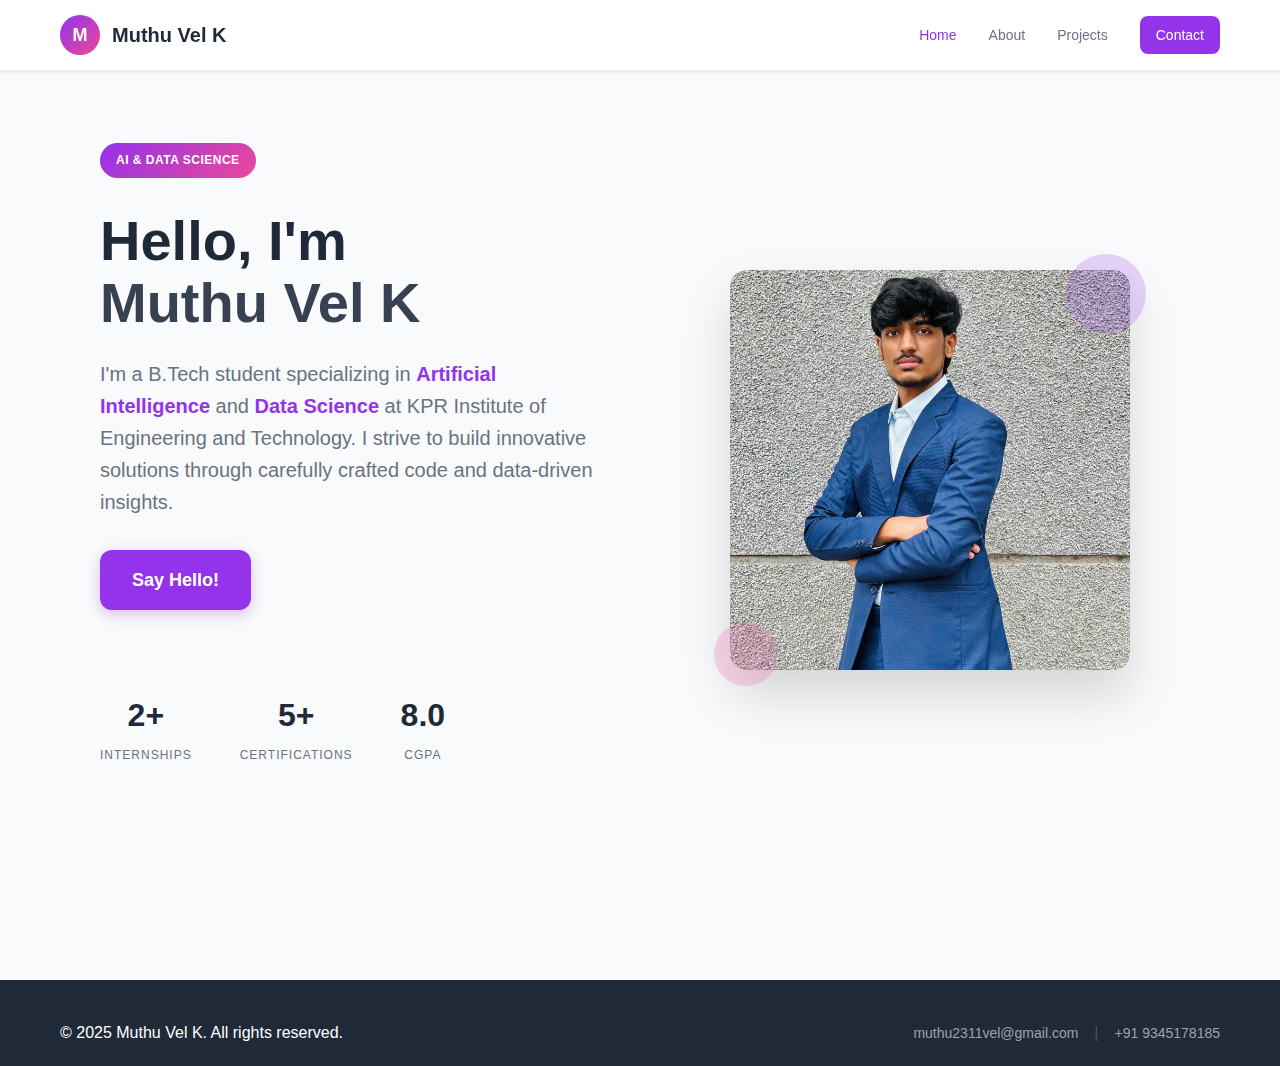
<file: index.html>
<!DOCTYPE html>
<html lang="en">
<head>
    <meta charset="UTF-8">
    <meta name="viewport" content="width=device-width, initial-scale=1.0">
    <title>Muthu Vel K - AI & Data Science Student</title>
    <link rel="icon" type="image/x-icon" href="data:image/svg+xml,<svg xmlns='http://www.w3.org/2000/svg' viewBox='0 0 100 100'><text y='.9em' font-size='90'>🎓</text></svg>">
    <link rel="stylesheet" href="styles.css">
    <!-- Internal CSS for page-specific styles -->
    <style>
        .hero-badge {
            background: linear-gradient(135deg, #9333ea, #ec4899);
            animation: pulse 2s infinite;
        }
        
        @keyframes pulse {
            0%, 100% { transform: scale(1); }
            50% { transform: scale(1.05); }
        }
        
        .hero-button:hover {
            transform: translateY(-2px) scale(1.05);
            box-shadow: 0 20px 40px rgba(147, 51, 234, 0.3);
        }
    </style>
</head>
<body>
    <!-- Navigation -->
    <nav class="navbar">
        <div class="nav-container">
            <div class="nav-content">
                <!-- Logo -->
                <div class="logo-section">
                    <div class="logo-circle">
                        <span class="logo-text">M</span>
                    </div>
                    <span class="brand-name">Muthu Vel K</span>
                </div>

                <!-- Navigation Links -->
                <div class="nav-links">
                    <a href="index.html" class="nav-link active">Home</a>
                    <a href="about.html" class="nav-link">About</a>
                    <a href="projects.html" class="nav-link">Projects</a>
                    <a href="contact.html" class="nav-button">Contact</a>
                </div>
            </div>
        </div>
    </nav>

    <!-- Hero Section -->
    <main class="hero-section">
        <div class="container">
            <div class="hero-grid">
                <!-- Left Content -->
                <div class="hero-content">
                    <!-- Badge -->
                    <div class="badge-container">
                        <span class="hero-badge">AI & DATA SCIENCE</span>
                    </div>

                    <!-- Main Heading -->
                    <div class="hero-text">
                        <h1 class="hero-title">
                            Hello, I'm<br>
                            <span class="hero-name">Muthu Vel K</span>
                        </h1>

                        <p class="hero-description">
                            I'm a B.Tech student specializing in 
                            <span class="highlight">Artificial Intelligence</span> and 
                            <span class="highlight">Data Science</span> at KPR Institute of Engineering and
                            Technology. I strive to build innovative solutions through carefully crafted code and data-driven insights.
                        </p>
                    </div>

                    <!-- CTA Button -->
                    <div class="cta-container">
                        <a href="contact.html" class="hero-button">Say Hello!</a>
                    </div>

                    <!-- Stats -->
                    <div class="stats-container">
                        <div class="stat-item">
                            <div class="stat-number">2+</div>
                            <div class="stat-label">Internships</div>
                        </div>
                        <div class="stat-item">
                            <div class="stat-number">5+</div>
                            <div class="stat-label">Certifications</div>
                        </div>
                        <div class="stat-item">
                            <div class="stat-number">8.0</div>
                            <div class="stat-label">CGPA</div>
                        </div>
                    </div>
                </div>

                <!-- Right Content - Profile Image -->
                <div class="hero-image">
                    <div class="image-container">
                        <div class="profile-card">
                            <img src="myself.jpg" 
                                 alt="Muthu Vel K - Professional Photo" 
                                 class="profile-image"
                                 style="border-radius: 16px;">
                        </div>
                        <!-- Decorative Elements -->
                        <div class="decoration decoration-1"></div>
                        <div class="decoration decoration-2"></div>
                    </div>
                </div>
            </div>
        </div>
    </main>

    <!-- Footer -->
    <footer class="footer">
        <div class="container">
            <div class="footer-content">
                <p>&copy; 2025 Muthu Vel K. All rights reserved.</p>
                <div class="footer-links">
                    <a href="mailto:muthu2311vel@gmail.com">muthu2311vel@gmail.com</a>
                    <span>|</span>
                    <a href="tel:+919345178185">+91 9345178185</a>
                </div>
            </div>
        </div>
    </footer>
</body>
</html>
</file>
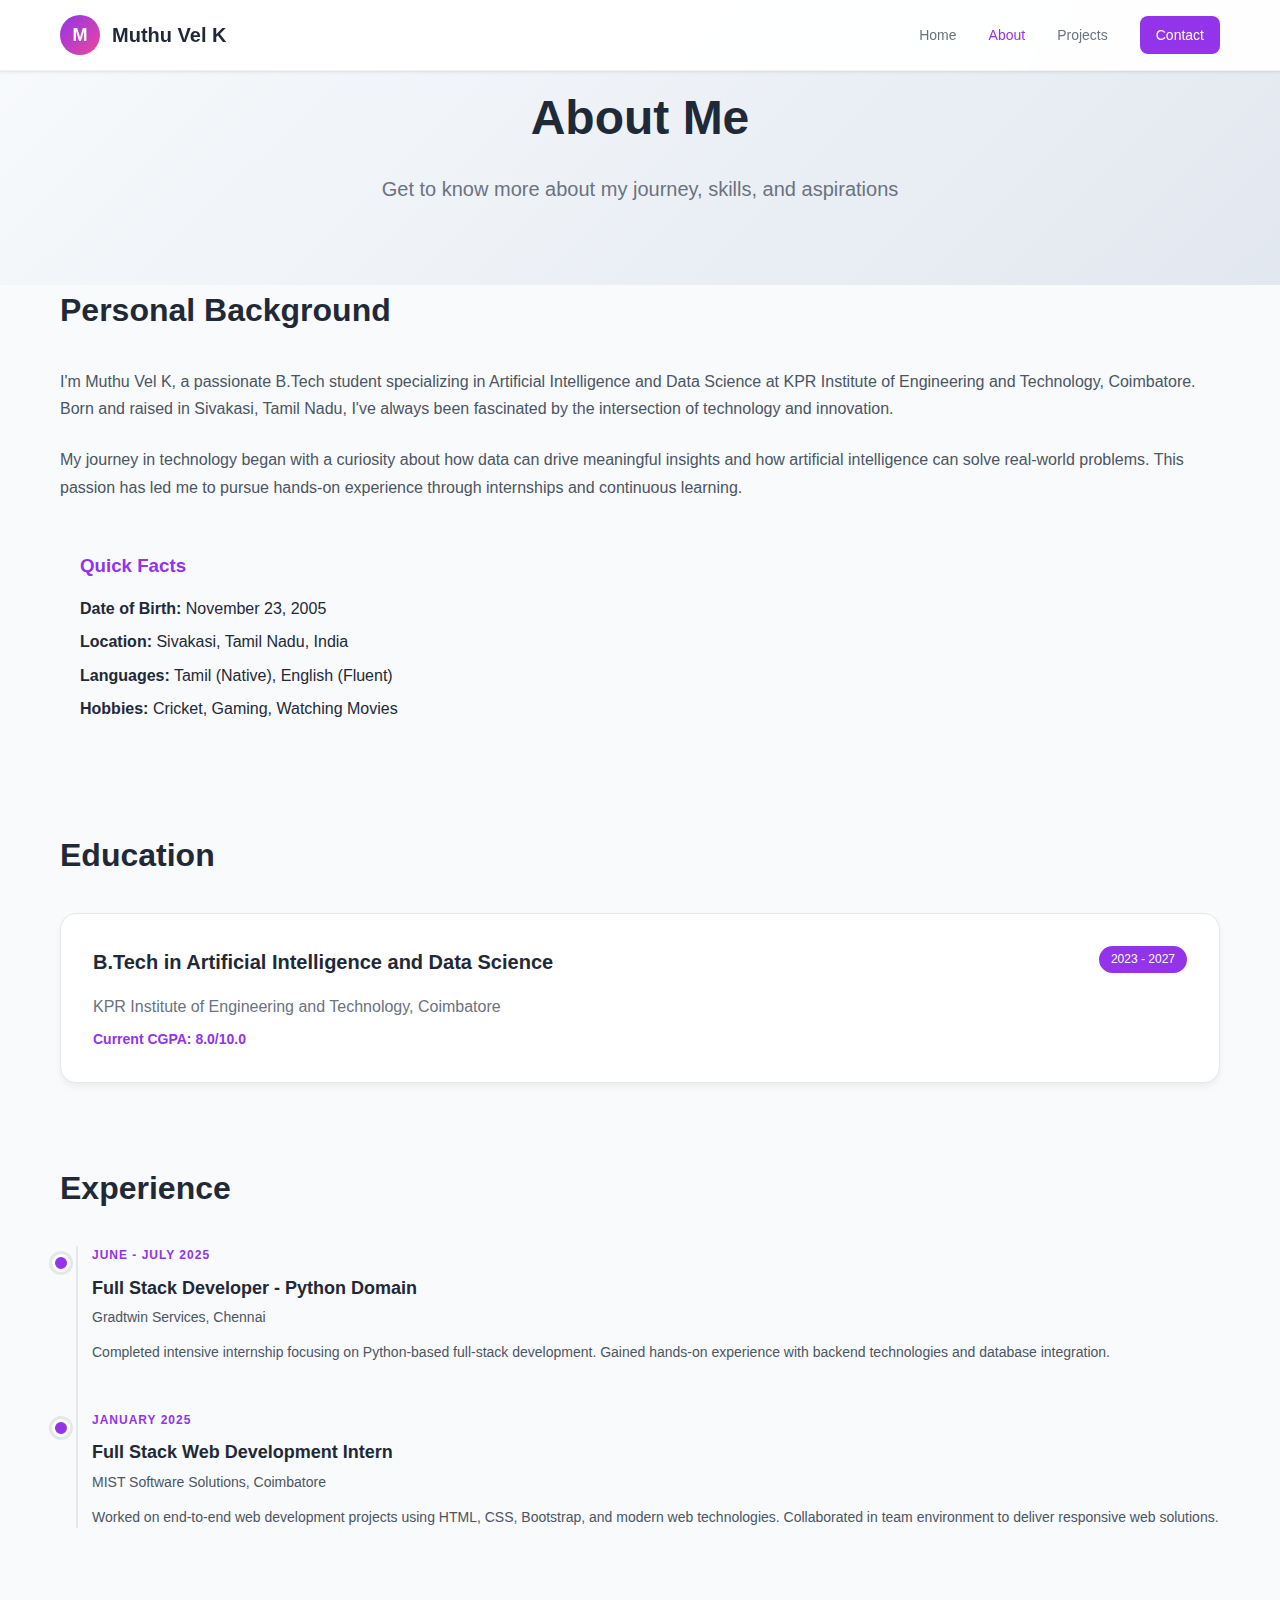
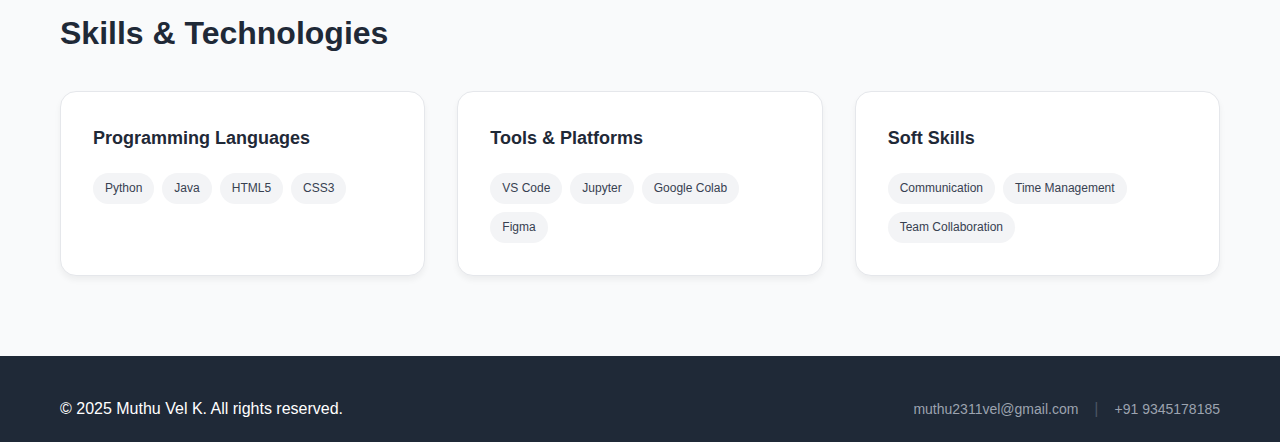
<file: about.html>
<!DOCTYPE html>
<html lang="en">
<head>
    <meta charset="UTF-8">
    <meta name="viewport" content="width=device-width, initial-scale=1.0">
    <title>About - Muthu Vel K</title>
    <link rel="icon" type="image/x-icon" href="data:image/svg+xml,<svg xmlns='http://www.w3.org/2000/svg' viewBox='0 0 100 100'><text y='.9em' font-size='90'>🎓</text></svg>">
    <link rel="stylesheet" href="styles.css">
    <!-- Internal CSS for about page -->
    <style>
        .about-hero {
            background: linear-gradient(135deg, #f8fafc 0%, #e2e8f0 100%);
            padding: 80px 0;
        }
        
        .certification-card:hover {
            transform: translateY(-5px);
            box-shadow: 0 20px 40px rgba(0, 0, 0, 0.1);
        }
    </style>
</head>
<body>
    <!-- Navigation -->
    <nav class="navbar">
        <div class="nav-container">
            <div class="nav-content">
                <div class="logo-section">
                    <div class="logo-circle">
                        <span class="logo-text">M</span>
                    </div>
                    <span class="brand-name">Muthu Vel K</span>
                </div>
                <div class="nav-links">
                    <a href="index.html" class="nav-link">Home</a>
                    <a href="about.html" class="nav-link active">About</a>
                    <a href="projects.html" class="nav-link">Projects</a>
                    <a href="contact.html" class="nav-button">Contact</a>
                </div>
            </div>
        </div>
    </nav>

    <!-- About Hero -->
    <section class="about-hero">
        <div class="container">
            <div class="text-center">
                <h1 class="page-title">About Me</h1>
                <p class="page-subtitle">Get to know more about my journey, skills, and aspirations</p>
            </div>
        </div>
    </section>

    <!-- About Content -->
    <main class="about-content">
        <div class="container">
            <!-- Personal Info -->
            <section class="content-section">
                <h2 class="section-title">Personal Background</h2>
                <div class="about-grid">
                    <div class="about-text">
                        <p>I'm Muthu Vel K, a passionate B.Tech student specializing in Artificial Intelligence and Data Science at KPR Institute of Engineering and Technology, Coimbatore. Born and raised in Sivakasi, Tamil Nadu, I've always been fascinated by the intersection of technology and innovation.</p>
                        
                        <p>My journey in technology began with a curiosity about how data can drive meaningful insights and how artificial intelligence can solve real-world problems. This passion has led me to pursue hands-on experience through internships and continuous learning.</p>
                        
                        <div class="personal-details" style="margin-top: 30px; padding: 20px; background: #f8fafc; border-radius: 12px;">
                            <h3 style="color: #9333ea; margin-bottom: 15px;">Quick Facts</h3>
                            <ul style="list-style: none; padding: 0;">
                                <li style="margin-bottom: 8px;"><strong>Date of Birth:</strong> November 23, 2005</li>
                                <li style="margin-bottom: 8px;"><strong>Location:</strong> Sivakasi, Tamil Nadu, India</li>
                                <li style="margin-bottom: 8px;"><strong>Languages:</strong> Tamil (Native), English (Fluent)</li>
                                <li style="margin-bottom: 8px;"><strong>Hobbies:</strong> Cricket, Gaming, Watching Movies</li>
                            </ul>
                        </div>
                    </div>
                </div>
            </section>

            <!-- Education -->
            <section class="content-section">
                <h2 class="section-title">Education</h2>
                <div class="education-card">
                    <div class="education-header">
                        <h3>B.Tech in Artificial Intelligence and Data Science</h3>
                        <span class="education-year">2023 - 2027</span>
                    </div>
                    <p class="education-institution">KPR Institute of Engineering and Technology, Coimbatore</p>
                    <p class="education-gpa">Current CGPA: 8.0/10.0</p>
                </div>
            </section>

            <!-- Experience -->
            <section class="content-section">
                <h2 class="section-title">Experience</h2>
                <div class="experience-timeline">
                    <div class="experience-item">
                        <div class="experience-date">June - July 2025</div>
                        <div class="experience-content">
                            <h3>Full Stack Developer - Python Domain</h3>
                            <p class="experience-company">Gradtwin Services, Chennai</p>
                            <p>Completed intensive internship focusing on Python-based full-stack development. Gained hands-on experience with backend technologies and database integration.</p>
                        </div>
                    </div>
                    <div class="experience-item">
                        <div class="experience-date">January 2025</div>
                        <div class="experience-content">
                            <h3>Full Stack Web Development Intern</h3>
                            <p class="experience-company">MIST Software Solutions, Coimbatore</p>
                            <p>Worked on end-to-end web development projects using HTML, CSS, Bootstrap, and modern web technologies. Collaborated in team environment to deliver responsive web solutions.</p>
                        </div>
                    </div>
                </div>
            </section>

            <!-- Skills -->
            <section class="content-section">
                <h2 class="section-title">Skills & Technologies</h2>
                <div class="skills-grid">
                    <div class="skill-category">
                        <h3>Programming Languages</h3>
                        <div class="skill-tags">
                            <span class="skill-tag">Python</span>
                            <span class="skill-tag">Java</span>
                            <span class="skill-tag">HTML5</span>
                            <span class="skill-tag">CSS3</span>
                        </div>
                    </div>
                    <div class="skill-category">
                        <h3>Tools & Platforms</h3>
                        <div class="skill-tags">
                            <span class="skill-tag">VS Code</span>
                            <span class="skill-tag">Jupyter</span>
                            <span class="skill-tag">Google Colab</span>
                            <span class="skill-tag">Figma</span>
                        </div>
                    </div>
                    <div class="skill-category">
                        <h3>Soft Skills</h3>
                        <div class="skill-tags">
                            <span class="skill-tag">Communication</span>
                            <span class="skill-tag">Time Management</span>
                            <span class="skill-tag">Team Collaboration</span>
                        </div>
                    </div>
                </div>
            </section>
        </div>
    </main>

    <!-- Footer -->
    <footer class="footer">
        <div class="container">
            <div class="footer-content">
                <p>&copy; 2025 Muthu Vel K. All rights reserved.</p>
                <div class="footer-links">
                    <a href="mailto:muthu2311vel@gmail.com">muthu2311vel@gmail.com</a>
                    <span>|</span>
                    <a href="tel:+919345178185">+91 9345178185</a>
                </div>
            </div>
        </div>
    </footer>
</body>
</html>
</file>
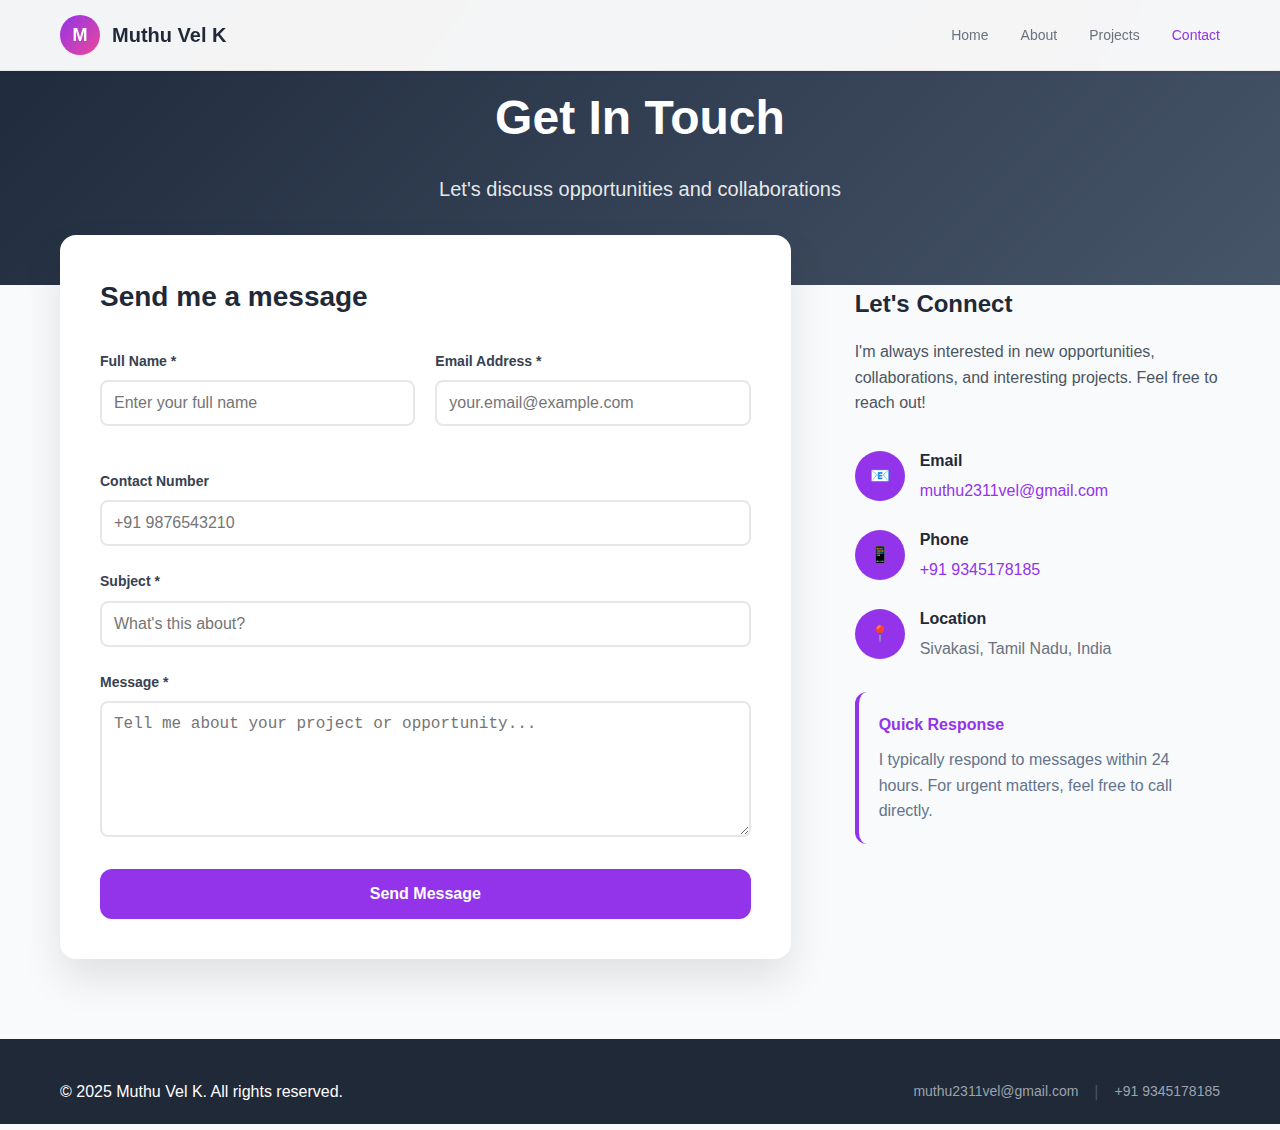
<file: contact.html>
<!DOCTYPE html>
<html lang="en">
<head>
    <meta charset="UTF-8">
    <meta name="viewport" content="width=device-width, initial-scale=1.0">
    <title>Contact - Muthu Vel K</title>
    <link rel="icon" type="image/x-icon" href="data:image/svg+xml,<svg xmlns='http://www.w3.org/2000/svg' viewBox='0 0 100 100'><text y='.9em' font-size='90'>🎓</text></svg>">
    <link rel="stylesheet" href="styles.css">
    <!-- Internal CSS for contact page -->
    <style>
        .contact-hero {
            background: linear-gradient(135deg, #1e293b 0%, #475569 100%);
            color: white;
            padding: 80px 0;
        }
        
        .contact-form {
            background: white;
            padding: 40px;
            border-radius: 16px;
            box-shadow: 0 20px 40px rgba(0, 0, 0, 0.1);
            margin-top: -50px;
            position: relative;
            z-index: 10;
        }
        
        .form-group input:focus,
        .form-group textarea:focus {
            border-color: #9333ea;
            box-shadow: 0 0 0 3px rgba(147, 51, 234, 0.1);
            outline: none;
        }
    </style>
</head>
<body>
    <!-- Navigation -->
    <nav class="navbar">
        <div class="nav-container">
            <div class="nav-content">
                <div class="logo-section">
                    <div class="logo-circle">
                        <span class="logo-text">M</span>
                    </div>
                    <span class="brand-name">Muthu Vel K</span>
                </div>
                <div class="nav-links">
                    <a href="index.html" class="nav-link">Home</a>
                    <a href="about.html" class="nav-link">About</a>
                    <a href="projects.html" class="nav-link">Projects</a>
                    <a href="contact.html" class="nav-link active">Contact</a>
                </div>
            </div>
        </div>
    </nav>

    <!-- Contact Hero -->
    <section class="contact-hero">
        <div class="container">
            <div class="text-center">
                <h1 class="page-title" style="color: white;">Get In Touch</h1>
                <p class="page-subtitle" style="color: rgba(255,255,255,0.9);">Let's discuss opportunities and collaborations</p>
            </div>
        </div>
    </section>

    <!-- Contact Content -->
    <main class="contact-content">
        <div class="container">
            <div class="contact-grid">
                <!-- Contact Form -->
                <div class="contact-form-section">
                    <form class="contact-form" action="#" method="POST">
                        <h2 style="color: #1f2937; margin-bottom: 30px; font-size: 28px;">Send me a message</h2>
                        
                        <div class="form-row">
                            <div class="form-group">
                                <label for="name">Full Name *</label>
                                <input 
                                    type="text" 
                                    id="name" 
                                    name="name" 
                                    required 
                                    placeholder="Enter your full name"
                                    minlength="2"
                                    maxlength="50"
                                    style="width: 100%; padding: 12px; border: 2px solid #e5e7eb; border-radius: 8px; font-size: 16px;"
                                >
                            </div>
                            
                            <div class="form-group">
                                <label for="email">Email Address *</label>
                                <input 
                                    type="email" 
                                    id="email" 
                                    name="email" 
                                    required 
                                    placeholder="your.email@example.com"
                                    style="width: 100%; padding: 12px; border: 2px solid #e5e7eb; border-radius: 8px; font-size: 16px;"
                                >
                            </div>
                        </div>
                        
                        <div class="form-group">
                            <label for="phone">Contact Number</label>
                            <input 
                                type="tel" 
                                id="phone" 
                                name="phone" 
                                placeholder="+91 9876543210"
                                pattern="[+]?[0-9\s\-$$$$]+"
                                title="Please enter a valid phone number"
                                style="width: 100%; padding: 12px; border: 2px solid #e5e7eb; border-radius: 8px; font-size: 16px;"
                            >
                        </div>
                        
                        <div class="form-group">
                            <label for="subject">Subject *</label>
                            <input 
                                type="text" 
                                id="subject" 
                                name="subject" 
                                required 
                                placeholder="What's this about?"
                                minlength="5"
                                maxlength="100"
                                style="width: 100%; padding: 12px; border: 2px solid #e5e7eb; border-radius: 8px; font-size: 16px;"
                            >
                        </div>
                        
                        <div class="form-group">
                            <label for="message">Message *</label>
                            <textarea 
                                id="message" 
                                name="message" 
                                required 
                                rows="6" 
                                placeholder="Tell me about your project or opportunity..."
                                minlength="10"
                                maxlength="1000"
                                style="width: 100%; padding: 12px; border: 2px solid #e5e7eb; border-radius: 8px; font-size: 16px; resize: vertical;"
                            ></textarea>
                        </div>
                        
                        <button type="submit" class="submit-button">
                            Send Message
                        </button>
                    </form>
                </div>

                <!-- Contact Info -->
                <div class="contact-info-section">
                    <div class="contact-info">
                        <h3>Let's Connect</h3>
                        <p>I'm always interested in new opportunities, collaborations, and interesting projects. Feel free to reach out!</p>
                        
                        <div class="contact-details">
                            <div class="contact-item">
                                <div class="contact-icon" style="background: #9333ea; color: white; width: 50px; height: 50px; border-radius: 50%; display: flex; align-items: center; justify-content: center; margin-right: 15px;">
                                    📧
                                </div>
                                <div>
                                    <h4>Email</h4>
                                    <a href="mailto:muthu2311vel@gmail.com">muthu2311vel@gmail.com</a>
                                </div>
                            </div>
                            
                            <div class="contact-item">
                                <div class="contact-icon" style="background: #9333ea; color: white; width: 50px; height: 50px; border-radius: 50%; display: flex; align-items: center; justify-content: center; margin-right: 15px;">
                                    📱
                                </div>
                                <div>
                                    <h4>Phone</h4>
                                    <a href="tel:+919345178185">+91 9345178185</a>
                                </div>
                            </div>
                            
                            <div class="contact-item">
                                <div class="contact-icon" style="background: #9333ea; color: white; width: 50px; height: 50px; border-radius: 50%; display: flex; align-items: center; justify-content: center; margin-right: 15px;">
                                    📍
                                </div>
                                <div>
                                    <h4>Location</h4>
                                    <p>Sivakasi, Tamil Nadu, India</p>
                                </div>
                            </div>
                        </div>
                        
                        <div class="response-time" style="margin-top: 30px; padding: 20px; background: #f8fafc; border-radius: 12px; border-left: 4px solid #9333ea;">
                            <h4 style="color: #9333ea; margin-bottom: 10px;">Quick Response</h4>
                            <p style="margin: 0; color: #64748b;">I typically respond to messages within 24 hours. For urgent matters, feel free to call directly.</p>
                        </div>
                    </div>
                </div>
            </div>
        </div>
    </main>

    <!-- Footer -->
    <footer class="footer">
        <div class="container">
            <div class="footer-content">
                <p>&copy; 2025 Muthu Vel K. All rights reserved.</p>
                <div class="footer-links">
                    <a href="mailto:muthu2311vel@gmail.com">muthu2311vel@gmail.com</a>
                    <span>|</span>
                    <a href="tel:+919345178185">+91 9345178185</a>
                </div>
            </div>
        </div>
    </footer>
</body>
</html>
</file>
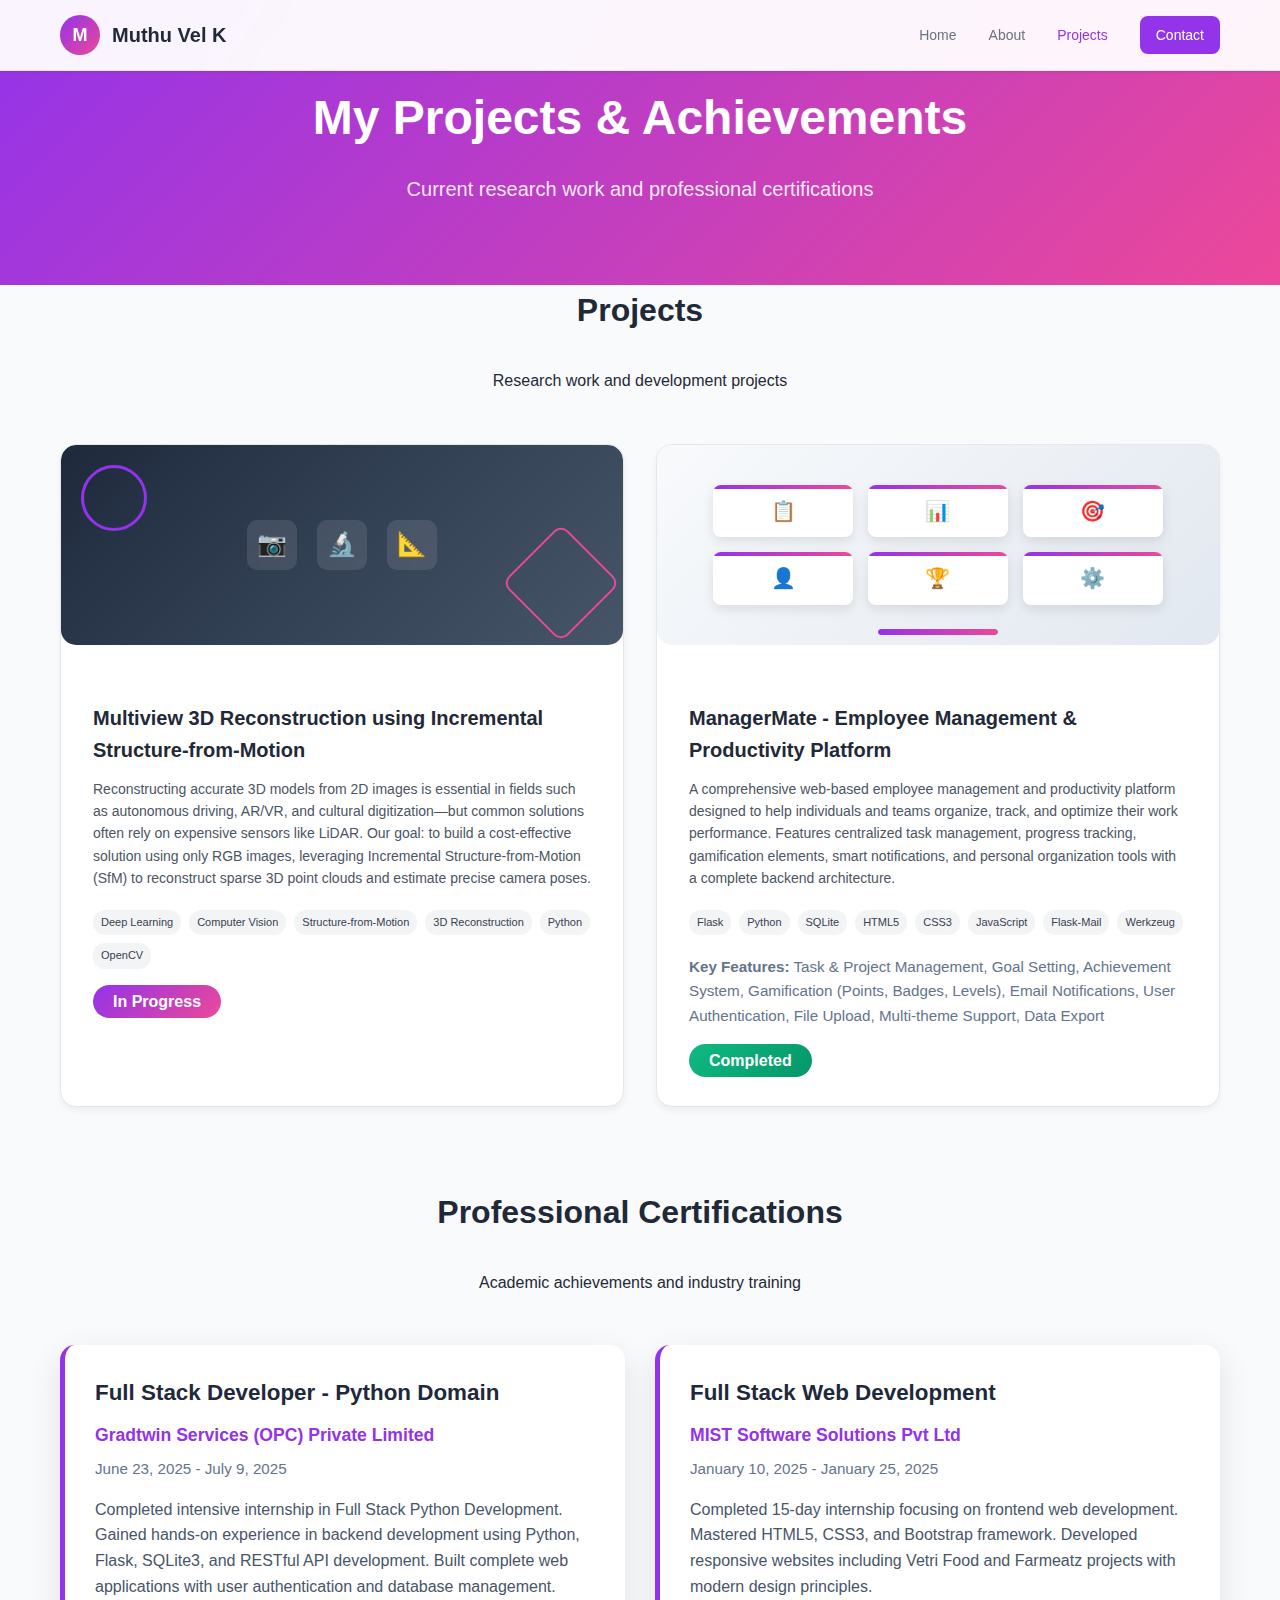
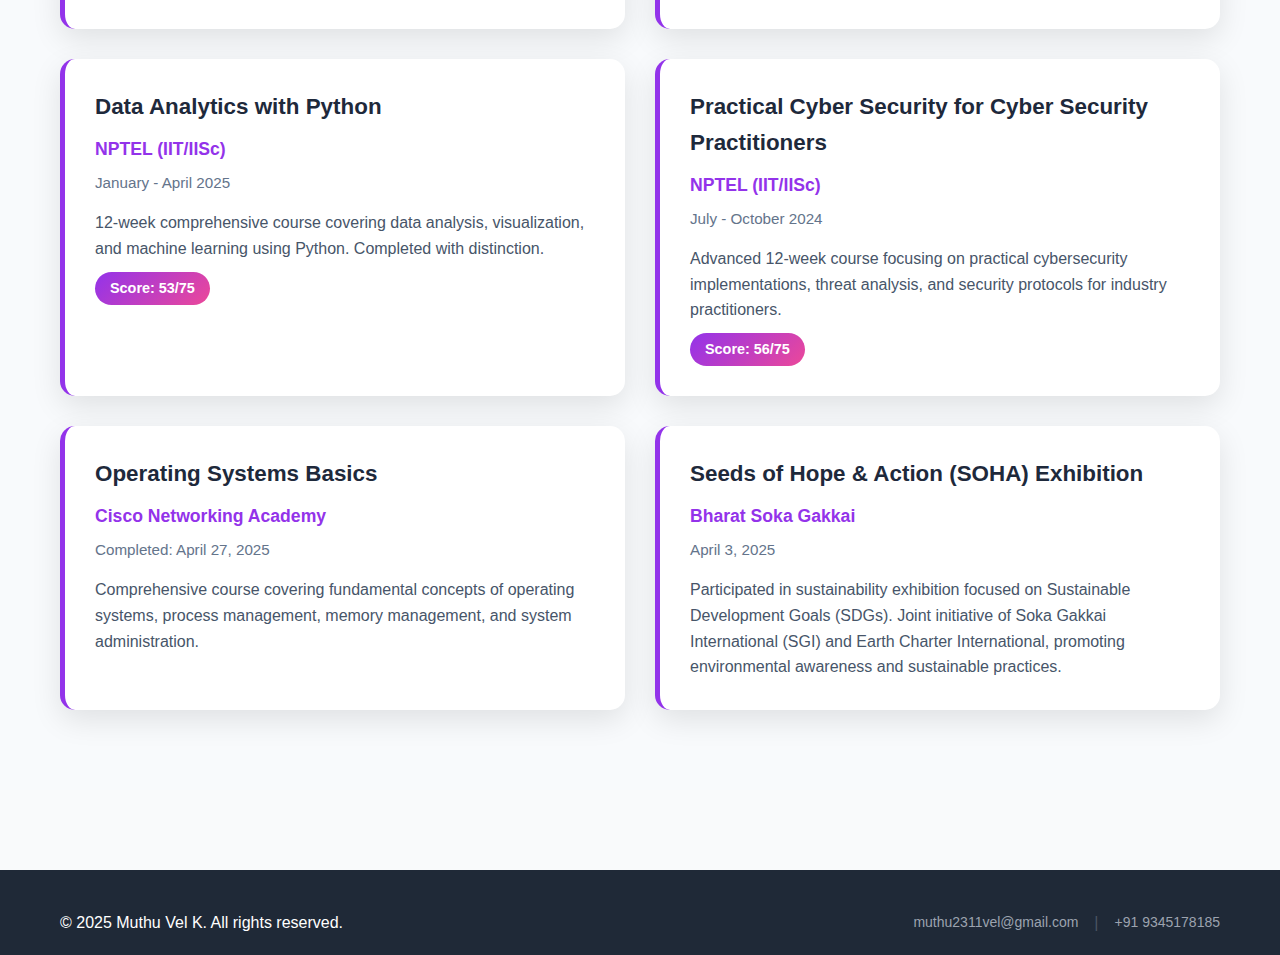
<file: projects.html>
<!DOCTYPE html>
<html lang="en">
<head>
    <meta charset="UTF-8">
    <meta name="viewport" content="width=device-width, initial-scale=1.0">
    <title>Projects - Muthu Vel K</title>
    <link rel="icon" type="image/x-icon" href="data:image/svg+xml,<svg xmlns='http://www.w3.org/2000/svg' viewBox='0 0 100 100'><text y='.9em' font-size='90'>🎓</text></svg>">
    <link rel="stylesheet" href="styles.css">
    <!-- Internal CSS for projects page -->
    <style>
        .projects-hero {
            background: linear-gradient(135deg, #9333ea 0%, #ec4899 100%);
            color: white;
            padding: 80px 0;
        }
        
        .project-card {
            transition: all 0.3s ease;
            cursor: pointer;
        }
        
        .project-card:hover {
            transform: translateY(-10px);
            box-shadow: 0 25px 50px rgba(147, 51, 234, 0.2);
        }

        /* Added custom project visual elements instead of images */
        .project-visual {
            height: 200px;
            border-radius: 15px;
            margin-bottom: 25px;
            display: flex;
            align-items: center;
            justify-content: center;
            position: relative;
            overflow: hidden;
        }

        .visual-3d {
            background: linear-gradient(135deg, #1e293b 0%, #334155 50%, #475569 100%);
            position: relative;
        }

        .visual-3d::before {
            content: '';
            position: absolute;
            top: 20px;
            left: 20px;
            width: 60px;
            height: 60px;
            border: 3px solid #9333ea;
            border-radius: 50%;
            animation: rotate 4s linear infinite;
        }

        .visual-3d::after {
            content: '';
            position: absolute;
            bottom: 20px;
            right: 20px;
            width: 80px;
            height: 80px;
            border: 2px solid #ec4899;
            border-radius: 10px;
            transform: rotate(45deg);
            animation: pulse 2s ease-in-out infinite;
        }

        .visual-3d .tech-icons {
            display: flex;
            gap: 20px;
            z-index: 2;
        }

        .tech-icon {
            width: 50px;
            height: 50px;
            background: rgba(255, 255, 255, 0.1);
            border-radius: 10px;
            display: flex;
            align-items: center;
            justify-content: center;
            color: white;
            font-size: 24px;
            backdrop-filter: blur(10px);
        }

        .visual-manager {
            background: linear-gradient(135deg, #f8fafc 0%, #e2e8f0 100%);
            position: relative;
        }

        .dashboard-grid {
            display: grid;
            grid-template-columns: repeat(3, 1fr);
            gap: 15px;
            width: 80%;
            height: 60%;
        }

        .dashboard-card {
            background: white;
            border-radius: 8px;
            box-shadow: 0 4px 12px rgba(0, 0, 0, 0.1);
            display: flex;
            align-items: center;
            justify-content: center;
            position: relative;
            overflow: hidden;
        }

        .dashboard-card::before {
            content: '';
            position: absolute;
            top: 0;
            left: 0;
            width: 100%;
            height: 4px;
            background: linear-gradient(90deg, #9333ea, #ec4899);
        }

        .dashboard-card .icon {
            font-size: 20px;
            color: #9333ea;
        }

        .progress-bar {
            position: absolute;
            bottom: 10px;
            left: 50%;
            transform: translateX(-50%);
            width: 120px;
            height: 6px;
            background: rgba(147, 51, 234, 0.2);
            border-radius: 3px;
            overflow: hidden;
        }

        .progress-fill {
            height: 100%;
            background: linear-gradient(90deg, #9333ea, #ec4899);
            border-radius: 3px;
            animation: progress 3s ease-in-out infinite;
        }

        @keyframes rotate {
            from { transform: rotate(0deg); }
            to { transform: rotate(360deg); }
        }

        @keyframes pulse {
            0%, 100% { opacity: 0.6; transform: rotate(45deg) scale(1); }
            50% { opacity: 1; transform: rotate(45deg) scale(1.1); }
        }

        @keyframes progress {
            0% { width: 0%; }
            50% { width: 75%; }
            100% { width: 0%; }
        }

        /* Added styles for certificates section */
        .certificates-section {
            background: #f8fafc;
            padding: 80px 0;
        }

        .certificate-card {
            background: white;
            border-radius: 15px;
            padding: 30px;
            box-shadow: 0 10px 30px rgba(0, 0, 0, 0.1);
            transition: all 0.3s ease;
            border-left: 5px solid #9333ea;
        }

        .certificate-card:hover {
            transform: translateY(-5px);
            box-shadow: 0 20px 40px rgba(147, 51, 234, 0.15);
        }

        .certificate-title {
            font-size: 1.4rem;
            font-weight: 700;
            color: #1e293b;
            margin-bottom: 10px;
        }

        .certificate-issuer {
            font-size: 1.1rem;
            color: #9333ea;
            font-weight: 600;
            margin-bottom: 8px;
        }

        .certificate-date {
            color: #64748b;
            font-size: 0.95rem;
            margin-bottom: 15px;
        }

        .certificate-details {
            color: #475569;
            line-height: 1.6;
        }

        .certificate-score {
            background: linear-gradient(135deg, #9333ea, #ec4899);
            color: white;
            padding: 5px 15px;
            border-radius: 20px;
            font-size: 0.9rem;
            font-weight: 600;
            display: inline-block;
            margin-top: 10px;
        }

        .certificates-grid {
            display: grid;
            grid-template-columns: repeat(auto-fit, minmax(400px, 1fr));
            gap: 30px;
            margin-top: 50px;
        }

        @media (max-width: 768px) {
            .certificates-grid {
                grid-template-columns: 1fr;
                gap: 20px;
            }
        }
    </style>
</head>
<body>
    <!-- Navigation -->
    <nav class="navbar">
        <div class="nav-container">
            <div class="nav-content">
                <div class="logo-section">
                    <div class="logo-circle">
                        <span class="logo-text">M</span>
                    </div>
                    <span class="brand-name">Muthu Vel K</span>
                </div>
                <div class="nav-links">
                    <a href="index.html" class="nav-link">Home</a>
                    <a href="about.html" class="nav-link">About</a>
                    <a href="projects.html" class="nav-link active">Projects</a>
                    <a href="contact.html" class="nav-button">Contact</a>
                </div>
            </div>
        </div>
    </nav>

    <!-- Projects Hero -->
    <section class="projects-hero">
        <div class="container">
            <div class="text-center">
                <h1 class="page-title" style="color: white;">My Projects & Achievements</h1>
                <p class="page-subtitle" style="color: rgba(255,255,255,0.9);">Current research work and professional certifications</p>
            </div>
        </div>
    </section>

    <!-- Projects Section -->
    <main class="projects-content">
        <div class="container">
            <div class="section-header text-center" style="margin-bottom: 50px;">
                <h2 class="section-title">Projects</h2>
                <p class="section-subtitle">Research work and development projects</p>
            </div>
            
            <!-- Updated projects grid to show multiple projects -->
            <div class="projects-grid">
                <!-- Current Research Project -->
                <div class="project-card">
                    <!-- Replaced image with 3D reconstruction visual elements -->
                    <div class="project-visual visual-3d">
                        <div class="tech-icons">
                            <div class="tech-icon">📷</div>
                            <div class="tech-icon">🔬</div>
                            <div class="tech-icon">📐</div>
                        </div>
                    </div>
                    <div class="project-info">
                        <h3 class="project-title">Multiview 3D Reconstruction using Incremental Structure-from-Motion</h3>
                        <p class="project-description">
                            Reconstructing accurate 3D models from 2D images is essential in fields such as autonomous driving, AR/VR, and cultural digitization—but common solutions often rely on expensive sensors like LiDAR. Our goal: to build a cost-effective solution using only RGB images, leveraging Incremental Structure-from-Motion (SfM) to reconstruct sparse 3D point clouds and estimate precise camera poses.
                        </p>
                        <div class="project-tech">
                            <span class="tech-tag">Deep Learning</span>
                            <span class="tech-tag">Computer Vision</span>
                            <span class="tech-tag">Structure-from-Motion</span>
                            <span class="tech-tag">3D Reconstruction</span>
                            <span class="tech-tag">Python</span>
                            <span class="tech-tag">OpenCV</span>
                        </div>
                        <div class="project-status" style="margin-top: 20px;">
                            <span class="status-badge" style="background: linear-gradient(135deg, #9333ea, #ec4899); color: white; padding: 8px 20px; border-radius: 25px; font-weight: 600;">In Progress</span>
                        </div>
                    </div>
                </div>

                <!-- Added ManagerMate project -->
                <div class="project-card">
                    <!-- Replaced image with dashboard-style visual elements -->
                    <div class="project-visual visual-manager">
                        <div class="dashboard-grid">
                            <div class="dashboard-card">
                                <div class="icon">📋</div>
                            </div>
                            <div class="dashboard-card">
                                <div class="icon">📊</div>
                            </div>
                            <div class="dashboard-card">
                                <div class="icon">🎯</div>
                            </div>
                            <div class="dashboard-card">
                                <div class="icon">👤</div>
                            </div>
                            <div class="dashboard-card">
                                <div class="icon">🏆</div>
                            </div>
                            <div class="dashboard-card">
                                <div class="icon">⚙️</div>
                            </div>
                        </div>
                        <div class="progress-bar">
                            <div class="progress-fill"></div>
                        </div>
                    </div>
                    <div class="project-info">
                        <h3 class="project-title">ManagerMate - Employee Management & Productivity Platform</h3>
                        <p class="project-description">
                            A comprehensive web-based employee management and productivity platform designed to help individuals and teams organize, track, and optimize their work performance. Features centralized task management, progress tracking, gamification elements, smart notifications, and personal organization tools with a complete backend architecture.
                        </p>
                        <div class="project-tech">
                            <span class="tech-tag">Flask</span>
                            <span class="tech-tag">Python</span>
                            <span class="tech-tag">SQLite</span>
                            <span class="tech-tag">HTML5</span>
                            <span class="tech-tag">CSS3</span>
                            <span class="tech-tag">JavaScript</span>
                            <span class="tech-tag">Flask-Mail</span>
                            <span class="tech-tag">Werkzeug</span>
                        </div>
                        <div class="project-features" style="margin-top: 15px;">
                            <p style="color: #64748b; font-size: 0.95rem; line-height: 1.6;">
                                <strong>Key Features:</strong> Task & Project Management, Goal Setting, Achievement System, Gamification (Points, Badges, Levels), Email Notifications, User Authentication, File Upload, Multi-theme Support, Data Export
                            </p>
                        </div>
                        <div class="project-status" style="margin-top: 20px;">
                            <span class="status-badge" style="background: linear-gradient(135deg, #10b981, #059669); color: white; padding: 8px 20px; border-radius: 25px; font-weight: 600;">Completed</span>
                        </div>
                    </div>
                </div>
            </div>
        </div>
    </main>

    <!-- Added certificates section -->
    <section class="certificates-section">
        <div class="container">
            <div class="section-header text-center">
                <h2 class="section-title">Professional Certifications</h2>
                <p class="section-subtitle">Academic achievements and industry training</p>
            </div>
            
            <div class="certificates-grid">
                <!-- Internship Certificates -->
                <div class="certificate-card">
                    <h3 class="certificate-title">Full Stack Developer - Python Domain</h3>
                    <div class="certificate-issuer">Gradtwin Services (OPC) Private Limited</div>
                    <div class="certificate-date">June 23, 2025 - July 9, 2025</div>
                    <div class="certificate-details">
                        Completed intensive internship in Full Stack Python Development. Gained hands-on experience in backend development using Python, Flask, SQLite3, and RESTful API development. Built complete web applications with user authentication and database management.
                    </div>
                </div>

                <div class="certificate-card">
                    <h3 class="certificate-title">Full Stack Web Development</h3>
                    <div class="certificate-issuer">MIST Software Solutions Pvt Ltd</div>
                    <div class="certificate-date">January 10, 2025 - January 25, 2025</div>
                    <div class="certificate-details">
                        Completed 15-day internship focusing on frontend web development. Mastered HTML5, CSS3, and Bootstrap framework. Developed responsive websites including Vetri Food and Farmeatz projects with modern design principles.
                    </div>
                </div>

                <!-- NPTEL Certificates -->
                <div class="certificate-card">
                    <h3 class="certificate-title">Data Analytics with Python</h3>
                    <div class="certificate-issuer">NPTEL (IIT/IISc)</div>
                    <div class="certificate-date">January - April 2025</div>
                    <div class="certificate-details">
                        12-week comprehensive course covering data analysis, visualization, and machine learning using Python. Completed with distinction.
                    </div>
                    <div class="certificate-score">Score: 53/75</div>
                </div>

                <div class="certificate-card">
                    <h3 class="certificate-title">Practical Cyber Security for Cyber Security Practitioners</h3>
                    <div class="certificate-issuer">NPTEL (IIT/IISc)</div>
                    <div class="certificate-date">July - October 2024</div>
                    <div class="certificate-details">
                        Advanced 12-week course focusing on practical cybersecurity implementations, threat analysis, and security protocols for industry practitioners.
                    </div>
                    <div class="certificate-score">Score: 56/75</div>
                </div>

                <!-- Cisco Certificate -->
                <div class="certificate-card">
                    <h3 class="certificate-title">Operating Systems Basics</h3>
                    <div class="certificate-issuer">Cisco Networking Academy</div>
                    <div class="certificate-date">Completed: April 27, 2025</div>
                    <div class="certificate-details">
                        Comprehensive course covering fundamental concepts of operating systems, process management, memory management, and system administration.
                    </div>
                </div>

                <!-- SOHA Certificate -->
                <div class="certificate-card">
                    <h3 class="certificate-title">Seeds of Hope & Action (SOHA) Exhibition</h3>
                    <div class="certificate-issuer">Bharat Soka Gakkai</div>
                    <div class="certificate-date">April 3, 2025</div>
                    <div class="certificate-details">
                        Participated in sustainability exhibition focused on Sustainable Development Goals (SDGs). Joint initiative of Soka Gakkai International (SGI) and Earth Charter International, promoting environmental awareness and sustainable practices.
                    </div>
                </div>
            </div>
        </div>
    </section>

    <!-- Footer -->
    <footer class="footer">
        <div class="container">
            <div class="footer-content">
                <p>&copy; 2025 Muthu Vel K. All rights reserved.</p>
                <div class="footer-links">
                    <a href="mailto:muthu2311vel@gmail.com">muthu2311vel@gmail.com</a>
                    <span>|</span>
                    <a href="tel:+919345178185">+91 9345178185</a>
                </div>
            </div>
        </div>
    </footer>
</body>
</html>
</file>
<file: styles.css>
/* External CSS - Brooklyn-Inspired Portfolio Theme */
/* Reset and Base Styles */
* {
  margin: 0;
  padding: 0;
  box-sizing: border-box;
}

html {
  scroll-behavior: smooth;
}

body {
  font-family: -apple-system, BlinkMacSystemFont, "Segoe UI", Roboto, "Helvetica Neue", Arial, sans-serif;
  line-height: 1.6;
  color: #1f2937;
  background-color: #f9fafb;
}

.container {
  max-width: 1200px;
  margin: 0 auto;
  padding: 0 20px;
}

/* Navigation Styles - Brooklyn Theme */
.navbar {
  background: rgba(255, 255, 255, 0.95);
  backdrop-filter: blur(20px);
  position: fixed;
  top: 0;
  width: 100%;
  z-index: 1000;
  box-shadow: 0 1px 3px rgba(0, 0, 0, 0.1);
  border-bottom: 1px solid rgba(0, 0, 0, 0.05);
}

.nav-container {
  max-width: 1200px;
  margin: 0 auto;
  padding: 0 20px;
}

.nav-content {
  display: flex;
  justify-content: space-between;
  align-items: center;
  height: 70px;
}

.logo-section {
  display: flex;
  align-items: center;
}

.logo-circle {
  width: 40px;
  height: 40px;
  background: linear-gradient(135deg, #9333ea, #ec4899);
  border-radius: 50%;
  display: flex;
  align-items: center;
  justify-content: center;
  margin-right: 12px;
}

.logo-text {
  color: white;
  font-weight: 700;
  font-size: 18px;
}

.brand-name {
  font-size: 20px;
  font-weight: 700;
  color: #1f2937;
}

.nav-links {
  display: flex;
  align-items: center;
  gap: 32px;
}

.nav-link {
  text-decoration: none;
  color: #6b7280;
  font-weight: 500;
  font-size: 14px;
  transition: color 0.2s ease;
  position: relative;
}

.nav-link:hover,
.nav-link.active {
  color: #9333ea;
}

.nav-button {
  background: #9333ea;
  color: white;
  padding: 8px 16px;
  border-radius: 8px;
  text-decoration: none;
  font-weight: 500;
  font-size: 14px;
  transition: all 0.2s ease;
}

.nav-button:hover {
  background: #7c3aed;
  transform: translateY(-1px);
}

/* Hero Section - Brooklyn Style */
.hero-section {
  padding: 120px 0 80px;
  background: #f9fafb;
  min-height: 100vh;
  display: flex;
  align-items: center;
}

.hero-grid {
  display: grid;
  grid-template-columns: 1fr 1fr;
  gap: 80px;
  align-items: center;
}

.hero-content {
  margin-bottom: 32px;
}

.badge-container {
  margin-bottom: 32px;
}

.hero-badge {
  display: inline-block;
  color: white;
  padding: 8px 16px;
  border-radius: 20px;
  font-size: 12px;
  font-weight: 600;
  text-transform: uppercase;
  letter-spacing: 0.5px;
}

.hero-text {
  margin-bottom: 32px;
}

.hero-title {
  font-size: 56px;
  font-weight: 700;
  line-height: 1.1;
  color: #1f2937;
  margin-bottom: 24px;
}

.hero-name {
  color: #374151;
}

.hero-description {
  font-size: 20px;
  line-height: 1.6;
  color: #6b7280;
  max-width: 500px;
}

.highlight {
  font-weight: 600;
  color: #9333ea;
}

.cta-container {
  margin-bottom: 48px;
}

.hero-button {
  display: inline-block;
  background: #9333ea;
  color: white;
  padding: 16px 32px;
  border-radius: 12px;
  text-decoration: none;
  font-size: 18px;
  font-weight: 600;
  transition: all 0.3s ease;
  box-shadow: 0 4px 14px rgba(147, 51, 234, 0.3);
}

.stats-container {
  display: flex;
  gap: 48px;
  padding-top: 32px;
}

.stat-item {
  text-align: center;
}

.stat-number {
  font-size: 32px;
  font-weight: 700;
  color: #1f2937;
  margin-bottom: 4px;
}

.stat-label {
  font-size: 12px;
  color: #6b7280;
  text-transform: uppercase;
  letter-spacing: 1px;
}

/* Hero Image */
.hero-image {
  display: flex;
  justify-content: center;
  position: relative;
}

.image-container {
  position: relative;
}

.profile-card {
  width: 400px;
  height: 400px;
  background: white;
  border-radius: 16px;
  box-shadow: 0 25px 50px rgba(0, 0, 0, 0.15);
  overflow: hidden;
  position: relative;
}

.profile-image {
  width: 100%;
  height: 100%;
  object-fit: cover;
}

.decoration {
  position: absolute;
  border-radius: 50%;
  opacity: 0.2;
}

.decoration-1 {
  width: 80px;
  height: 80px;
  background: #9333ea;
  top: -16px;
  right: -16px;
}

.decoration-2 {
  width: 64px;
  height: 64px;
  background: #ec4899;
  bottom: -16px;
  left: -16px;
}

/* Page Styles */
.page-title {
  font-size: 48px;
  font-weight: 700;
  color: #1f2937;
  margin-bottom: 16px;
}

.page-subtitle {
  font-size: 20px;
  color: #6b7280;
  max-width: 600px;
  margin: 0 auto;
}

.text-center {
  text-align: center;
}

/* Content Sections */
.content-section {
  margin-bottom: 80px;
}

.section-title {
  font-size: 32px;
  font-weight: 700;
  color: #1f2937;
  margin-bottom: 32px;
}

/* About Page Styles */
.about-grid {
  display: grid;
  grid-template-columns: 1fr;
  gap: 32px;
}

.about-text p {
  font-size: 16px;
  line-height: 1.7;
  color: #4b5563;
  margin-bottom: 24px;
}

/* Education Card */
.education-card {
  background: white;
  padding: 32px;
  border-radius: 16px;
  box-shadow: 0 4px 6px rgba(0, 0, 0, 0.05);
  border: 1px solid #e5e7eb;
}

.education-header {
  display: flex;
  justify-content: space-between;
  align-items: flex-start;
  margin-bottom: 16px;
}

.education-header h3 {
  font-size: 20px;
  font-weight: 600;
  color: #1f2937;
}

.education-year {
  background: #9333ea;
  color: white;
  padding: 4px 12px;
  border-radius: 20px;
  font-size: 12px;
  font-weight: 500;
}

.education-institution {
  font-size: 16px;
  color: #6b7280;
  margin-bottom: 8px;
}

.education-gpa {
  font-size: 14px;
  color: #9333ea;
  font-weight: 600;
}

/* Experience Timeline */
.experience-timeline {
  position: relative;
  padding-left: 32px;
}

.experience-timeline::before {
  content: "";
  position: absolute;
  left: 16px;
  top: 0;
  bottom: 0;
  width: 2px;
  background: #e5e7eb;
}

.experience-item {
  position: relative;
  margin-bottom: 48px;
}

.experience-item::before {
  content: "";
  position: absolute;
  left: -40px;
  top: 8px;
  width: 12px;
  height: 12px;
  background: #9333ea;
  border-radius: 50%;
  border: 3px solid white;
  box-shadow: 0 0 0 3px #e5e7eb;
}

.experience-date {
  font-size: 12px;
  color: #9333ea;
  font-weight: 600;
  text-transform: uppercase;
  letter-spacing: 1px;
  margin-bottom: 8px;
}

.experience-content h3 {
  font-size: 18px;
  font-weight: 600;
  color: #1f2937;
  margin-bottom: 4px;
}

.experience-company {
  font-size: 14px;
  color: #6b7280;
  margin-bottom: 12px;
}

.experience-content p {
  font-size: 14px;
  line-height: 1.6;
  color: #4b5563;
}

/* Skills Grid */
.skills-grid {
  display: grid;
  grid-template-columns: repeat(auto-fit, minmax(300px, 1fr));
  gap: 32px;
}

.skill-category {
  background: white;
  padding: 32px;
  border-radius: 16px;
  box-shadow: 0 4px 6px rgba(0, 0, 0, 0.05);
  border: 1px solid #e5e7eb;
}

.skill-category h3 {
  font-size: 18px;
  font-weight: 600;
  color: #1f2937;
  margin-bottom: 20px;
}

.skill-tags {
  display: flex;
  flex-wrap: wrap;
  gap: 8px;
}

.skill-tag {
  background: #f3f4f6;
  color: #374151;
  padding: 6px 12px;
  border-radius: 20px;
  font-size: 12px;
  font-weight: 500;
  transition: all 0.2s ease;
}

.skill-tag:hover {
  background: #9333ea;
  color: white;
}

/* Certifications Grid */
.certifications-grid {
  display: grid;
  grid-template-columns: repeat(auto-fit, minmax(300px, 1fr));
  gap: 32px;
}

.certification-card {
  background: white;
  padding: 32px;
  border-radius: 16px;
  box-shadow: 0 4px 6px rgba(0, 0, 0, 0.05);
  border: 1px solid #e5e7eb;
  transition: all 0.3s ease;
}

.certification-card h3 {
  font-size: 18px;
  font-weight: 600;
  color: #1f2937;
  margin-bottom: 12px;
}

.cert-provider {
  font-size: 14px;
  color: #9333ea;
  font-weight: 600;
  margin-bottom: 8px;
}

.cert-date {
  font-size: 12px;
  color: #6b7280;
  margin-bottom: 8px;
}

.cert-score {
  font-size: 12px;
  color: #059669;
  font-weight: 600;
}

/* Projects Grid */
.projects-grid {
  display: grid;
  grid-template-columns: repeat(auto-fit, minmax(400px, 1fr));
  gap: 32px;
}

.project-card {
  background: white;
  border-radius: 16px;
  box-shadow: 0 4px 6px rgba(0, 0, 0, 0.05);
  border: 1px solid #e5e7eb;
  overflow: hidden;
}

.project-image {
  width: 100%;
  height: 200px;
  overflow: hidden;
}

.project-image img {
  width: 100%;
  height: 100%;
  object-fit: cover;
  transition: transform 0.3s ease;
}

.project-card:hover .project-image img {
  transform: scale(1.05);
}

.project-info {
  padding: 32px;
}

.project-title {
  font-size: 20px;
  font-weight: 600;
  color: #1f2937;
  margin-bottom: 12px;
}

.project-description {
  font-size: 14px;
  line-height: 1.6;
  color: #4b5563;
  margin-bottom: 20px;
}

.project-tech {
  display: flex;
  flex-wrap: wrap;
  gap: 8px;
  margin-bottom: 20px;
}

.tech-tag {
  background: #f3f4f6;
  color: #374151;
  padding: 4px 8px;
  border-radius: 12px;
  font-size: 11px;
  font-weight: 500;
}

.project-link {
  display: inline-block;
  color: #9333ea;
  text-decoration: none;
  font-weight: 600;
  font-size: 14px;
  transition: color 0.2s ease;
}

.project-link:hover {
  color: #7c3aed;
}

/* Contact Page Styles */
.contact-grid {
  display: grid;
  grid-template-columns: 2fr 1fr;
  gap: 64px;
  align-items: start;
}

.contact-form-section {
  position: relative;
}

.form-row {
  display: grid;
  grid-template-columns: 1fr 1fr;
  gap: 20px;
  margin-bottom: 20px;
}

.form-group {
  margin-bottom: 24px;
}

.form-group label {
  display: block;
  font-size: 14px;
  font-weight: 600;
  color: #374151;
  margin-bottom: 8px;
}

.submit-button {
  width: 100%;
  background: #9333ea;
  color: white;
  padding: 16px;
  border: none;
  border-radius: 12px;
  font-size: 16px;
  font-weight: 600;
  cursor: pointer;
  transition: all 0.3s ease;
}

.submit-button:hover {
  background: #7c3aed;
  transform: translateY(-2px);
  box-shadow: 0 10px 25px rgba(147, 51, 234, 0.3);
}

/* Contact Info */
.contact-info h3 {
  font-size: 24px;
  font-weight: 700;
  color: #1f2937;
  margin-bottom: 16px;
}

.contact-info p {
  font-size: 16px;
  line-height: 1.6;
  color: #4b5563;
  margin-bottom: 32px;
}

.contact-details {
  margin-bottom: 24px;
}

.contact-item {
  display: flex;
  align-items: center;
  margin-bottom: 24px;
}

.contact-item h4 {
  font-size: 16px;
  font-weight: 600;
  color: #1f2937;
  margin-bottom: 4px;
}

.contact-item a {
  color: #9333ea;
  text-decoration: none;
  font-weight: 500;
}

.contact-item a:hover {
  color: #7c3aed;
}

.contact-item p {
  color: #6b7280;
  margin: 0;
}

/* Footer */
.footer {
  background: #1f2937;
  color: white;
  padding: 40px 0 20px;
  margin-top: 80px;
}

.footer-content {
  display: flex;
  justify-content: space-between;
  align-items: center;
  flex-wrap: wrap;
  gap: 20px;
}

.footer-links {
  display: flex;
  align-items: center;
  gap: 16px;
}

.footer-links a {
  color: #9ca3af;
  text-decoration: none;
  font-size: 14px;
  transition: color 0.2s ease;
}

.footer-links a:hover {
  color: #9333ea;
}

.footer-links span {
  color: #4b5563;
}

/* Responsive Design */
@media (max-width: 1024px) {
  .hero-grid {
    gap: 48px;
  }

  .hero-title {
    font-size: 48px;
  }

  .contact-grid {
    grid-template-columns: 1fr;
    gap: 48px;
  }
}

@media (max-width: 768px) {
  .nav-links {
    display: none;
  }

  .hero-grid {
    grid-template-columns: 1fr;
    gap: 48px;
    text-align: center;
  }

  .hero-title {
    font-size: 40px;
  }

  .hero-description {
    font-size: 18px;
  }

  .stats-container {
    justify-content: center;
    gap: 32px;
  }

  .profile-card {
    width: 300px;
    height: 300px;
  }

  .projects-grid {
    grid-template-columns: 1fr;
  }

  .skills-grid {
    grid-template-columns: 1fr;
  }

  .certifications-grid {
    grid-template-columns: 1fr;
  }

  .form-row {
    grid-template-columns: 1fr;
  }

  .experience-timeline {
    padding-left: 0;
  }

  .experience-timeline::before {
    display: none;
  }

  .experience-item::before {
    display: none;
  }
}

@media (max-width: 480px) {
  .container {
    padding: 0 16px;
  }

  .hero-section {
    padding: 100px 0 60px;
  }

  .hero-title {
    font-size: 32px;
  }

  .hero-description {
    font-size: 16px;
  }

  .page-title {
    font-size: 32px;
  }

  .section-title {
    font-size: 24px;
  }

  .profile-card {
    width: 250px;
    height: 250px;
  }

  .stats-container {
    gap: 24px;
  }

  .stat-number {
    font-size: 24px;
  }
}

/* Animation Classes */
@keyframes fadeInUp {
  from {
    opacity: 0;
    transform: translateY(30px);
  }
  to {
    opacity: 1;
    transform: translateY(0);
  }
}

.fade-in-up {
  animation: fadeInUp 0.6s ease-out;
}

/* Focus styles for accessibility */
input:focus,
textarea:focus,
button:focus,
a:focus {
  outline: 2px solid #9333ea;
  outline-offset: 2px;
}

/* Smooth transitions for all interactive elements */
* {
  transition: all 0.2s ease;
}
</file>
